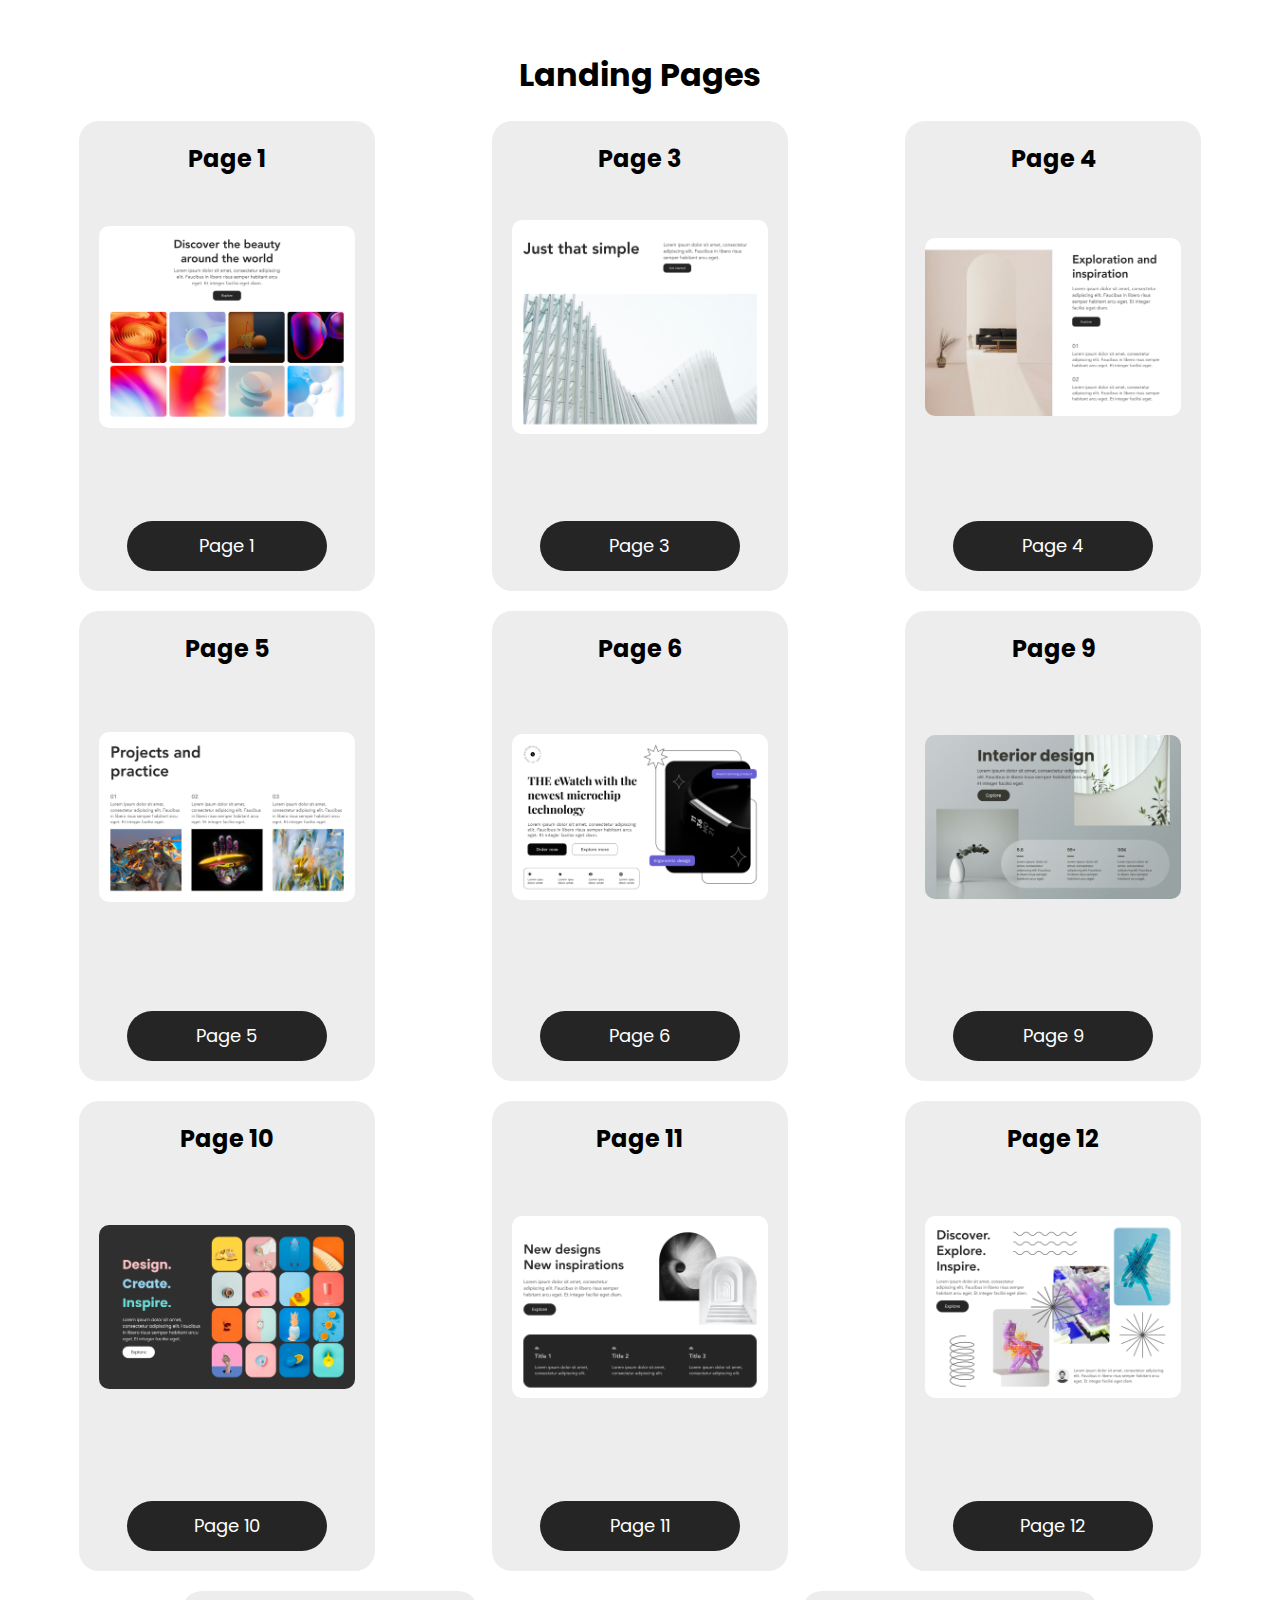
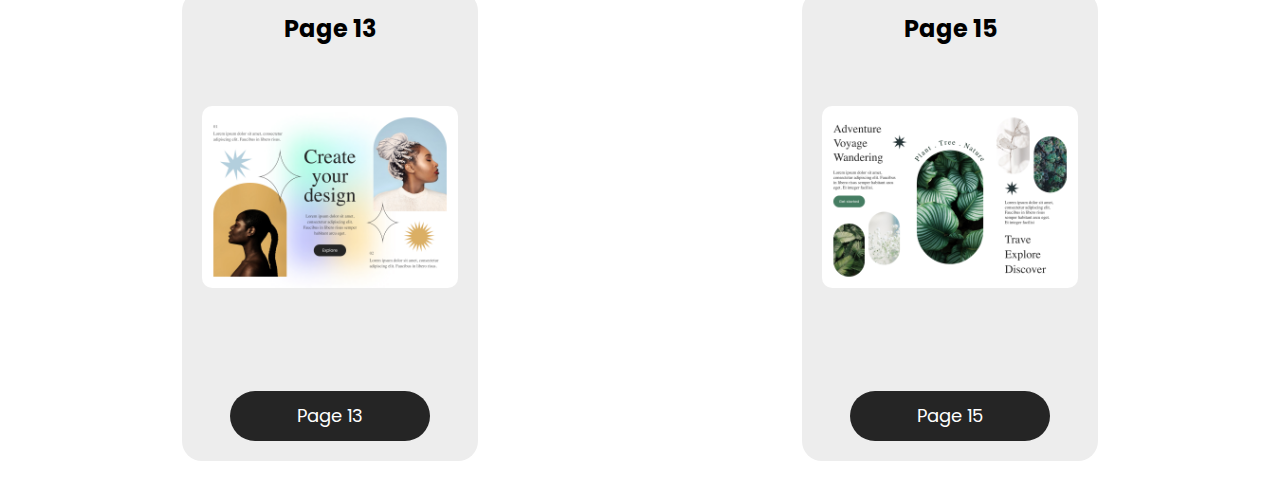
<file: index.html>
<!DOCTYPE html>
<html lang="en">
<head>
    <meta charset="UTF-8">
    <meta name="viewport" content="width=device-width, initial-scale=1.0">
    <title>Landing Pages Project</title>
    <link rel="stylesheet" href="assets/styles/styles.css">
</head>
<body>
    <div class="header">
        <div class="title">
            <h1>Landing Pages</h1>
        </div>
    </div>
    <div class="container">
        <div class="card">
            <h2>Page 1</h2>
            <div class="main">
                <img src="assets/img/pages_preview/1.jpg" alt="">
            </div>
            <div class="link">
                <button><a href="assets/pages/page1/index.html" target="_blank">Page 1</a></button>
            </div>
        </div>

        <div class="card">
            <h2>Page 3</h2>
            <div class="main">
                <img src="assets/img/pages_preview/3.jpg" alt="">
            </div>
            <div class="link">
                <button><a href="assets/pages/page3/index.html" target="_blank">Page 3</a></button>
            </div>
        </div>

        <div class="card">
            <h2>Page 4</h2>
            <div class="main">
                <img src="assets/img/pages_preview/4.jpg" alt="">
            </div>
            <div class="link">
                <button><a href="assets/pages/page4/index.html" target="_blank">Page 4</a></button>
            </div>
        </div>

        <div class="card">
            <h2>Page 5</h2>
            <div class="main">
                <img src="assets/img/pages_preview/5.jpg" alt="">
            </div>
            <div class="link">
                <button><a href="assets/pages/page5/index.html" target="_blank">Page 5</a></button>
            </div>
        </div>

        <div class="card">
            <h2>Page 6</h2>
            <div class="main">
                <img src="assets/img/pages_preview/6.jpg" alt="">
            </div>
            <div class="link">
                <button><a href="assets/pages/page6/index.html" target="_blank">Page 6</a></button>
            </div>
        </div>

        <div class="card">
            <h2>Page 9</h2>
            <div class="main">
                <img src="assets/img/pages_preview/9.jpg" alt="">
            </div>
            <div class="link">
                <button><a href="assets/pages/page9/index.html" target="_blank">Page 9</a></button>
            </div>
        </div>

        <div class="card">
            <h2>Page 10</h2>
            <div class="main">
                <img src="assets/img/pages_preview/10.jpg" alt="">
            </div>
            <div class="link">
                <button><a href="assets/pages/page10/index.html" target="_blank">Page 10</a></button>
            </div>
        </div>

        <div class="card">
            <h2>Page 11</h2>
            <div class="main">
                <img src="assets/img/pages_preview/11.jpg" alt="">
            </div>
            <div class="link">
                <button><a href="assets/pages/page11/index.html" target="_blank">Page 11</a></button>
            </div>
        </div>

        <div class="card">
            <h2>Page 12</h2>
            <div class="main">
                <img src="assets/img/pages_preview/12.jpg" alt="">
            </div>
            <div class="link">
                <button><a href="assets/pages/page12/index.html" target="_blank">Page 12</a></button>
            </div>
        </div>

        <div class="card">
            <h2>Page 13</h2>
            <div class="main">
                <img src="assets/img/pages_preview/13.jpg" alt="">
            </div>
            <div class="link">
                <button><a href="assets/pages/page13/index.html" target="_blank">Page 13</a></button>
            </div>
        </div>

        <div class="card">
            <h2>Page 15</h2>
            <div class="main">
                <img src="assets/img/pages_preview/15.jpg" alt="">
            </div>
            <div class="link">
                <button><a href="assets/pages/page15/index.html" target="_blank">Page 15</a></button>
            </div>
        </div>
    </div>
</body>
</html>
</file>
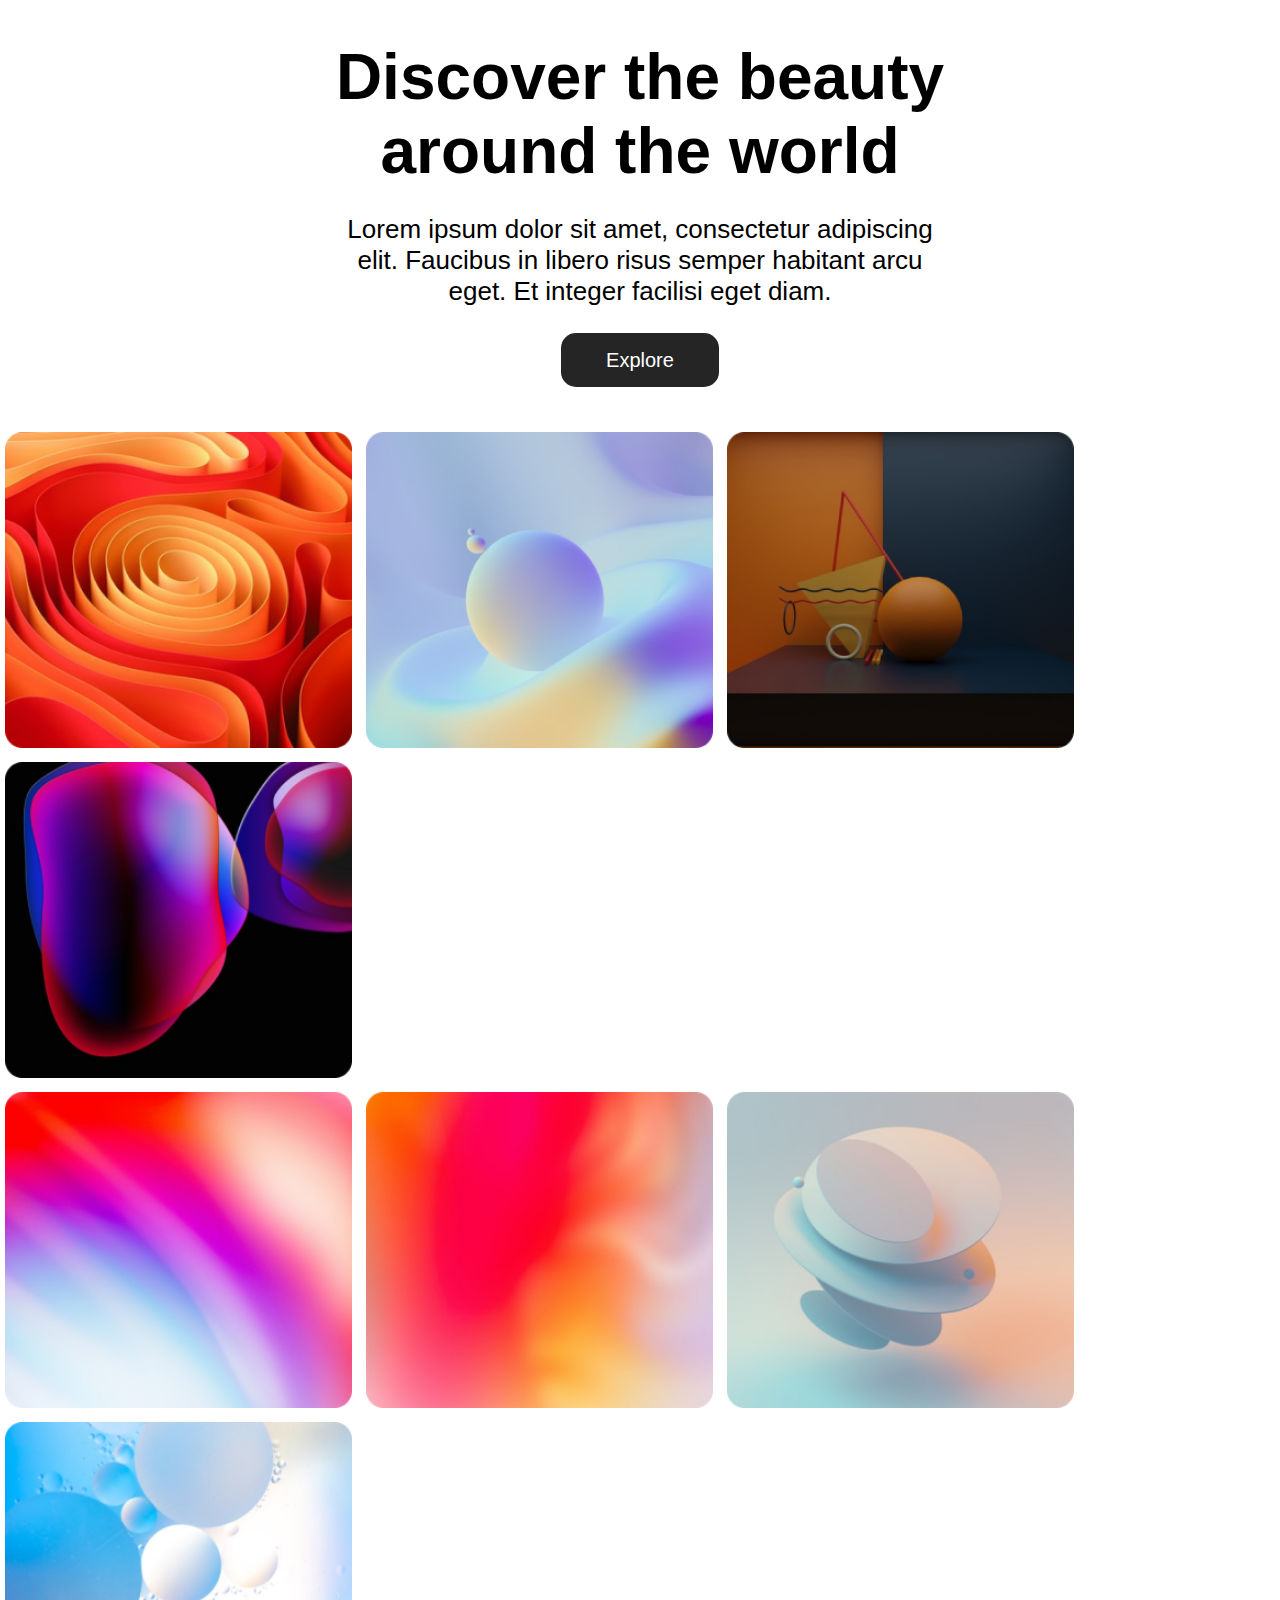
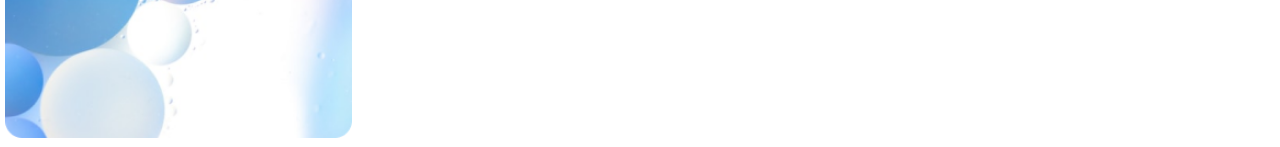
<file: assets/pages/page1/index.html>
<!DOCTYPE html>
<html lang="pt-br">
<head>
    <meta charset="UTF-8">
    <meta name="viewport" content="width=device-width, initial-scale=1.0">
    <title>Projeto 1</title>
    <link rel="stylesheet" href="assets/styles/style.css">
    <link href="https://fonts.cdnfonts.com/css/avenir" rel="stylesheet">
</head>
<body>
    <div class="container">
        <div class="top">
            <div class="text">
                <h1>Discover the beauty around the world</h1>
                <p>Lorem ipsum dolor sit amet, consectetur adipiscing elit. Faucibus in libero risus semper habitant arcu eget. Et integer facilisi eget diam.</p>
                <button>Explore</button>
            </div>
            
        </div>
        
        <div class="photos">
            <div class="line1">
                <img src="assets/img/1.png" alt="">
                <img src="assets/img/2.png" alt="">
                <img src="assets/img/3.png" alt="">
                <img src="assets/img/4.png" alt="">
            </div>
            <div class="line2">
                <img src="assets/img/1-1.png" alt="">
                <img src="assets/img/2-1.png" alt="">
                <img src="assets/img/3-1.png" alt="">
                <img src="assets/img/4-1.png" alt="">
            </div>
        </div>
</body>
</html>
</file>
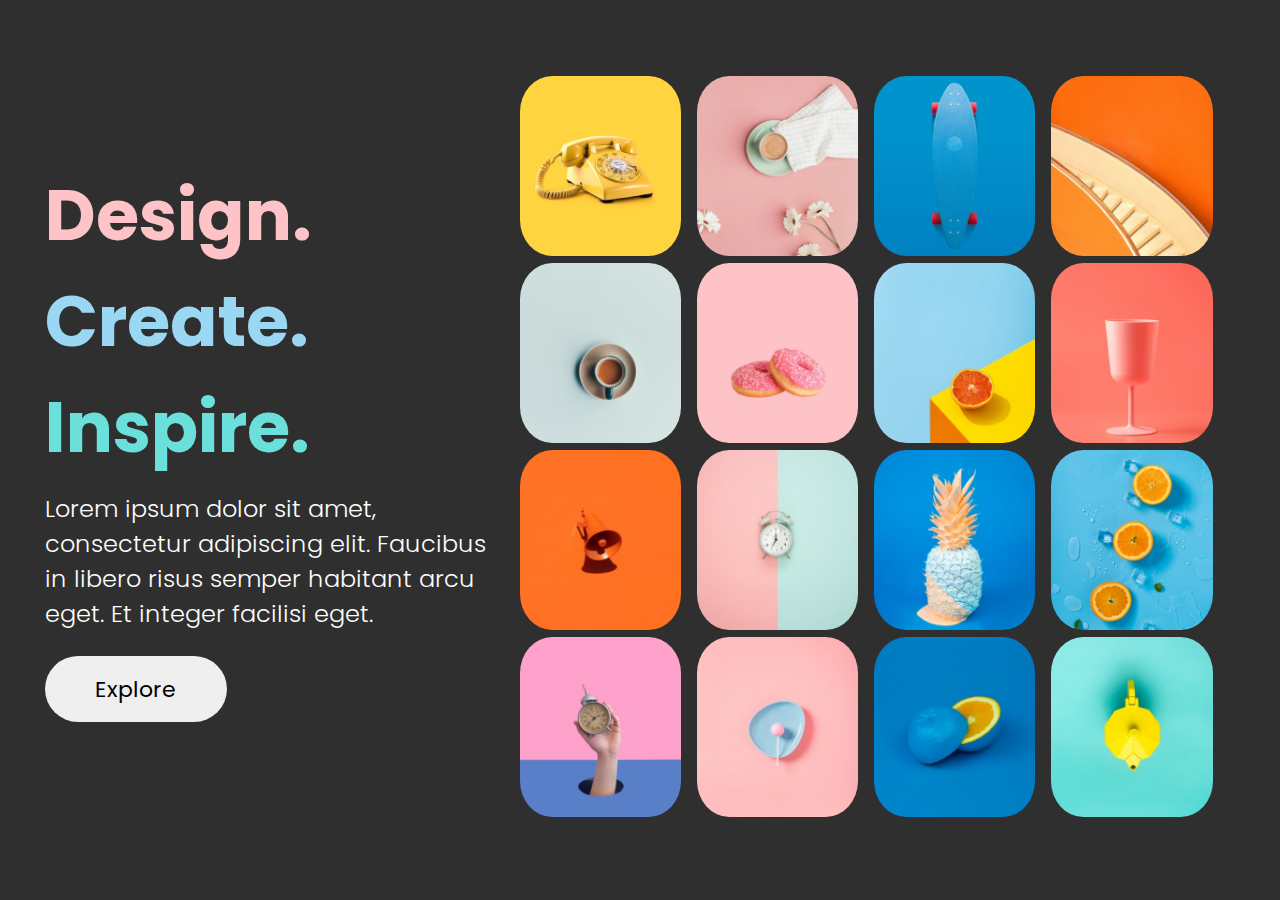
<file: assets/pages/page10/index.html>
<!DOCTYPE html>
<html lang="pt-br">
<head>
    <meta charset="UTF-8">
    <meta name="viewport" content="width=device-width, initial-scale=1.0">
    <link rel="stylesheet" href="assets/css/styles.css">
    <title>Design</title>
</head>
<body>
    <div class="container">
        <div class="cols">
            <div class="left">
                <div class="frame">
                    <div class="text">
                        <h1>
                            <span class="pink" style="color:#FEC3C7">Design.</span>
                            <span class="blue" style="color:#9AD7F3">Create.</span>
                            <span class="cyan" style="color:#6BDFDA">Inspire.</span>
                        </h1>
                    </div>
                    <p>Lorem ipsum dolor sit amet, consectetur adipiscing elit. Faucibus in libero risus semper habitant arcu eget. Et integer facilisi eget.</p>
                    <button>Explore</button>
                </div>
            </div>
            <div class="right">
                <div class="photos">
                    <img src="assets/img/frames/frame (6).png" alt="">
                    <img src="assets/img/frames/frame (7).png" alt="">
                    <img src="assets/img/frames/frame (8).png" alt="">
                    <img src="assets/img/frames/frame (9).png" alt="">

                    <img src="assets/img/frames/frame (10).png" alt="">
                    <img src="assets/img/frames/frame (11).png" alt="">
                    <img src="assets/img/frames/frame (15).png" alt="">
                    <img src="assets/img/frames/frame (12).png" alt="">

                    <img src="assets/img/frames/frame (13).png" alt="">
                    <img src="assets/img/frames/frame (14).png" alt="">
                    <img src="assets/img/frames/frame (2).png" alt="">
                    <img src="assets/img/frames/frame (16).png" alt="">

                    <img src="assets/img/frames/frame (1).png" alt="">
                    <img src="assets/img/frames/frame (5).png" alt="">
                    <img src="assets/img/frames/frame (3).png" alt="">
                    <img src="assets/img/frames/frame (4).png" alt="">
                </div>
            </div>
        </div>
    </div>
</body>
</html>
</file>
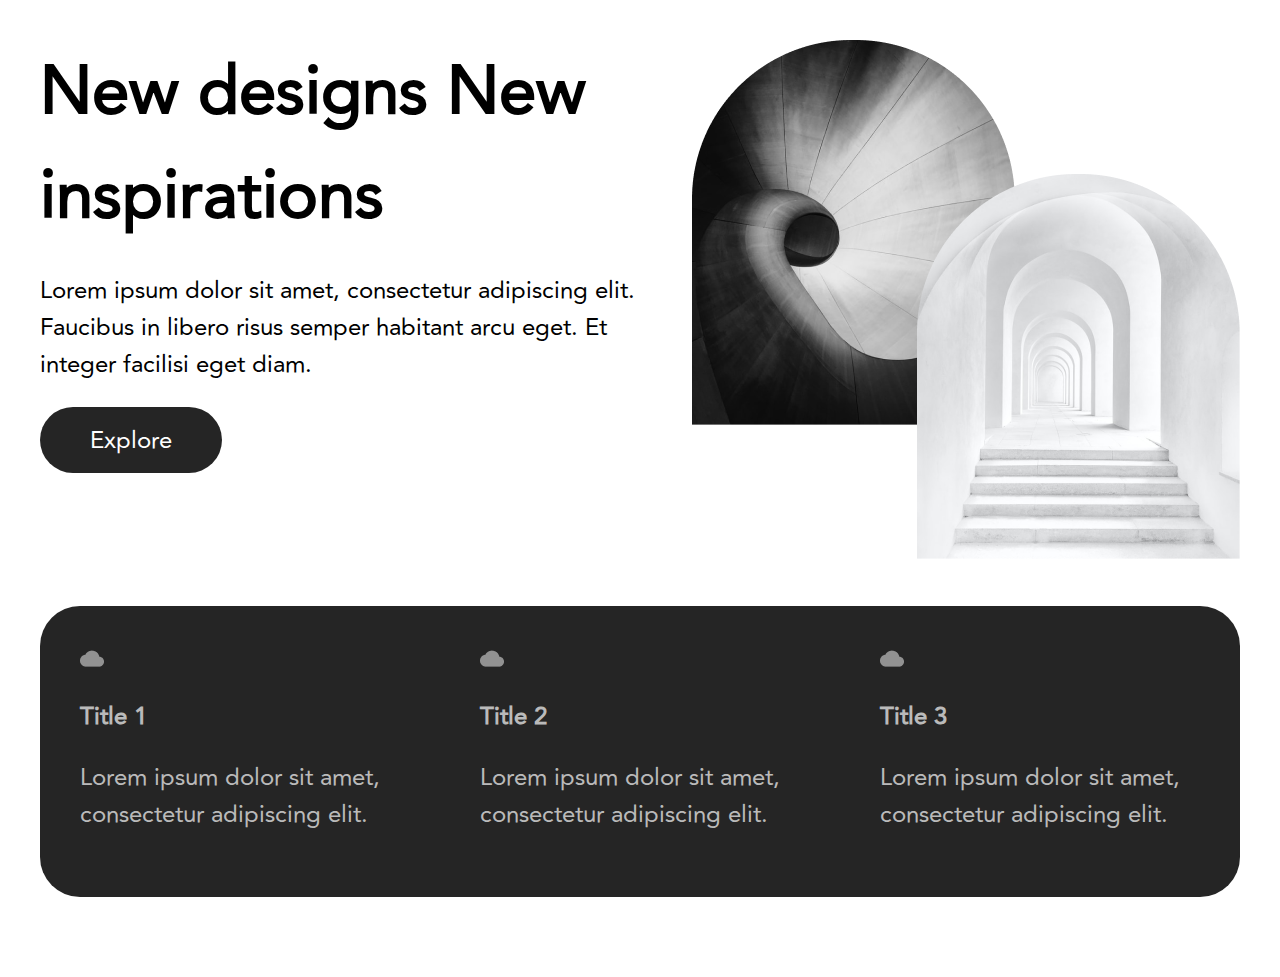
<file: assets/pages/page11/index.html>
<!DOCTYPE html>
<html lang="en">
<head>
    <meta charset="UTF-8">
    <meta name="viewport" content="width=device-width, initial-scale=1.0">
    <title>New Designs</title>
    <link rel="stylesheet" href="assets/styles/style.css">
</head>
<body>
    <div class="container">
        <div class="top">
            <div class="left">
                <h1>New designs New inspirations</h1>
                <p>Lorem ipsum dolor sit amet, consectetur adipiscing elit. Faucibus in libero risus semper habitant arcu eget. Et integer facilisi eget diam.</p>
                <button>Explore</button>
            </div>
            <div class="right">
                <img src="assets/img/Images.png" alt="">
            </div>
        </div>
        <div class="bottom">
            <div class="cards">
                <div class="card">
                    <img src="assets/img/Cloud.png" alt="">
                    <h2>Title 1</h2>
                    <p>Lorem ipsum dolor sit amet, consectetur adipiscing elit.</p>
                </div>
                <div class="card">
                    <img src="assets/img/Cloud.png" alt="">
                    <h2>Title 2</h2>
                    <p>Lorem ipsum dolor sit amet, consectetur adipiscing elit.</p>
                </div>
                <div class="card">
                    <img src="assets/img/Cloud.png" alt="">
                    <h2>Title 3</h2>
                    <p>Lorem ipsum dolor sit amet, consectetur adipiscing elit.</p>
                </div>
            </div>
        </div>
    </div>
</body>
</html>
</file>
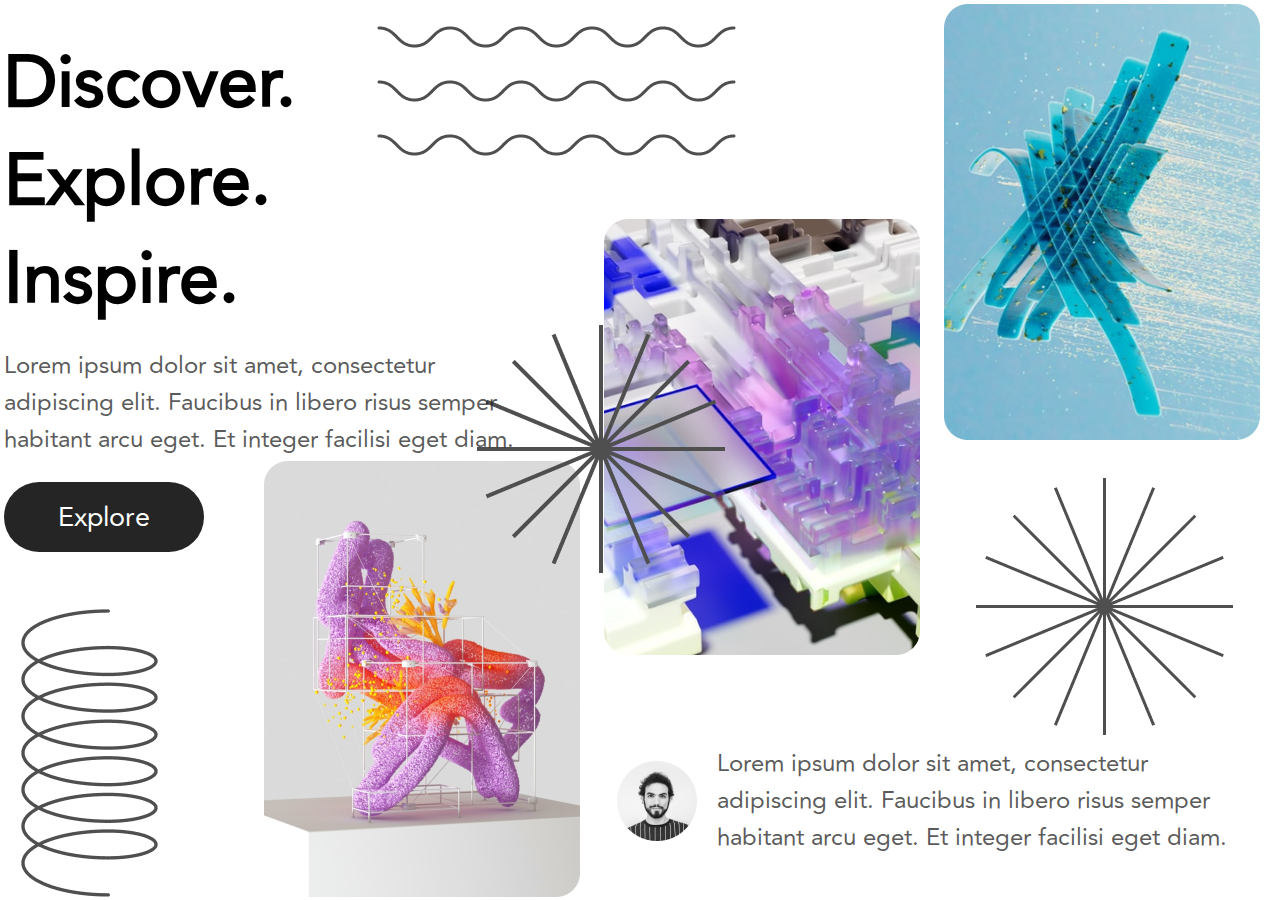
<file: assets/pages/page12/index.html>
<!DOCTYPE html>
<html lang="en">
<head>
    <meta charset="UTF-8">
    <meta name="viewport" content="width=device-width, initial-scale=1.0">
    <title>Projeto 12</title>
    <link rel="stylesheet" href="assets/styles/styles.css">
</head>
<body>
    <div class="container">
        <div class="cols">
            <div class="left">
                <div class="content">
                    <h1>
                        Discover. <br>
                        Explore. <br>
                        Inspire.
                    </h1>
                    <p>
                        Lorem ipsum dolor sit amet, consectetur <br>
                        adipiscing elit. Faucibus in libero risus semper <br>
                        habitant arcu eget. Et integer facilisi eget diam.
                    </p>
                    <button>Explore</button>
                </div>
            </div>
            <div class="right">
                <div class="lorem">
                    <img src="assets/img/Ellipse 2.png" alt="">
                    <p>Lorem ipsum dolor sit amet, consectetur adipiscing elit. Faucibus in libero risus semper habitant arcu eget. Et integer facilisi eget diam.</p>
                </div>
            </div>
        </div>
    </div>
</body>
</html>
</file>
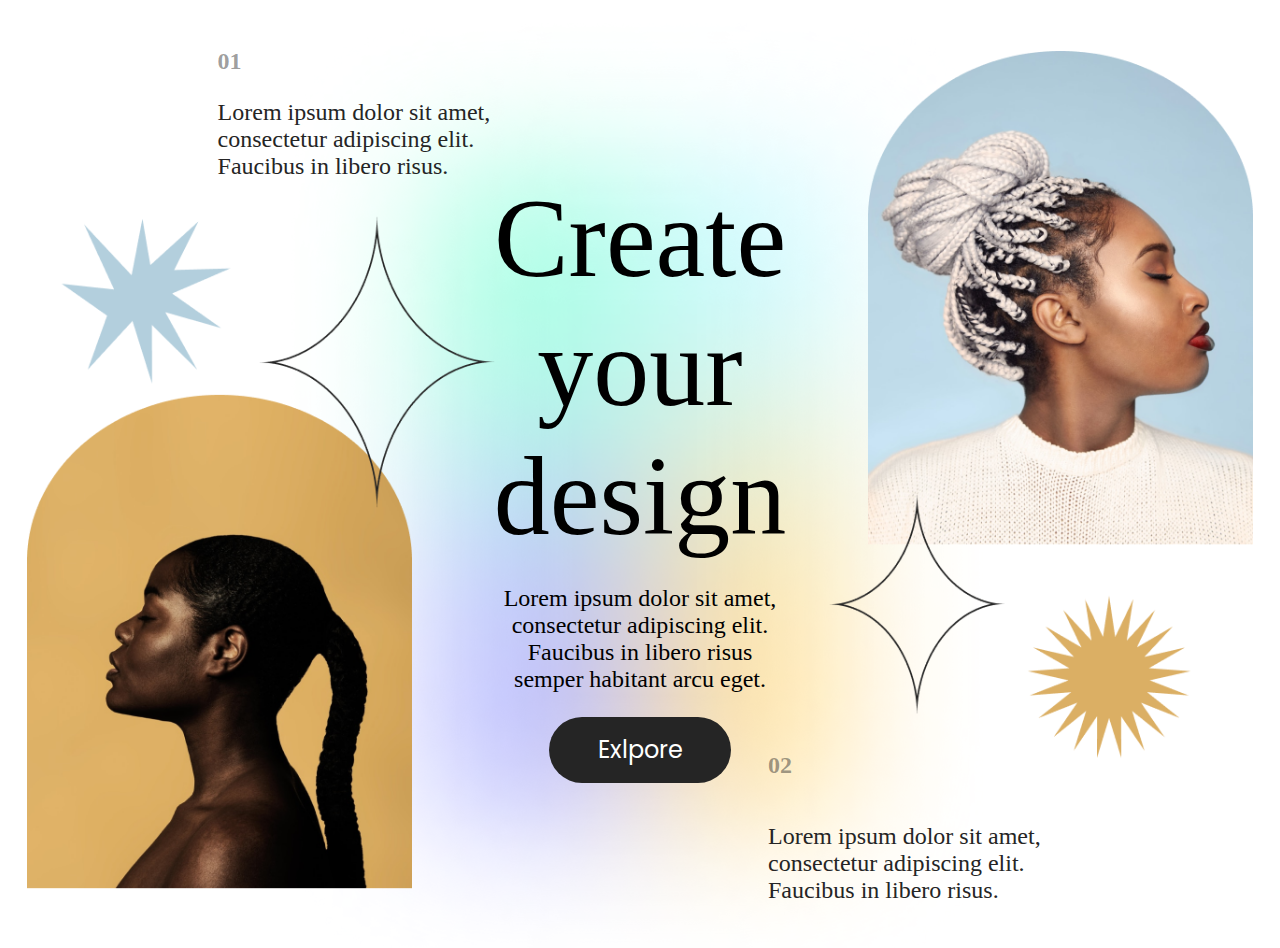
<file: assets/pages/page13/index.html>
<!DOCTYPE html>
<html lang="en">
<head>
    <meta charset="UTF-8">
    <meta name="viewport" content="width=device-width, initial-scale=1.0">
    <title>Document</title>
    <link rel="stylesheet" href="assets/styles/style.css">
</head>
<body>
    <div class="container">
        <div class="left">
            <div class="text">
                <h2>01</h2>
                <p>Lorem ipsum dolor sit amet, consectetur adipiscing elit. Faucibus in libero risus.</p>
            </div>
        </div>
        <div class="center">
            <div class="text">
                <h1>Create your design</h1>
                <p>Lorem ipsum dolor sit amet, consectetur adipiscing elit. Faucibus in libero risus semper habitant arcu eget. </p>
                <button>Exlpore</button>
            </div>
        </div>
        <div class="right">
            <h2>02</h2>
            <p>Lorem ipsum dolor sit amet, consectetur adipiscing elit. Faucibus in libero risus.</p>
        </div>
    </div>
</body>
</html>
</file>
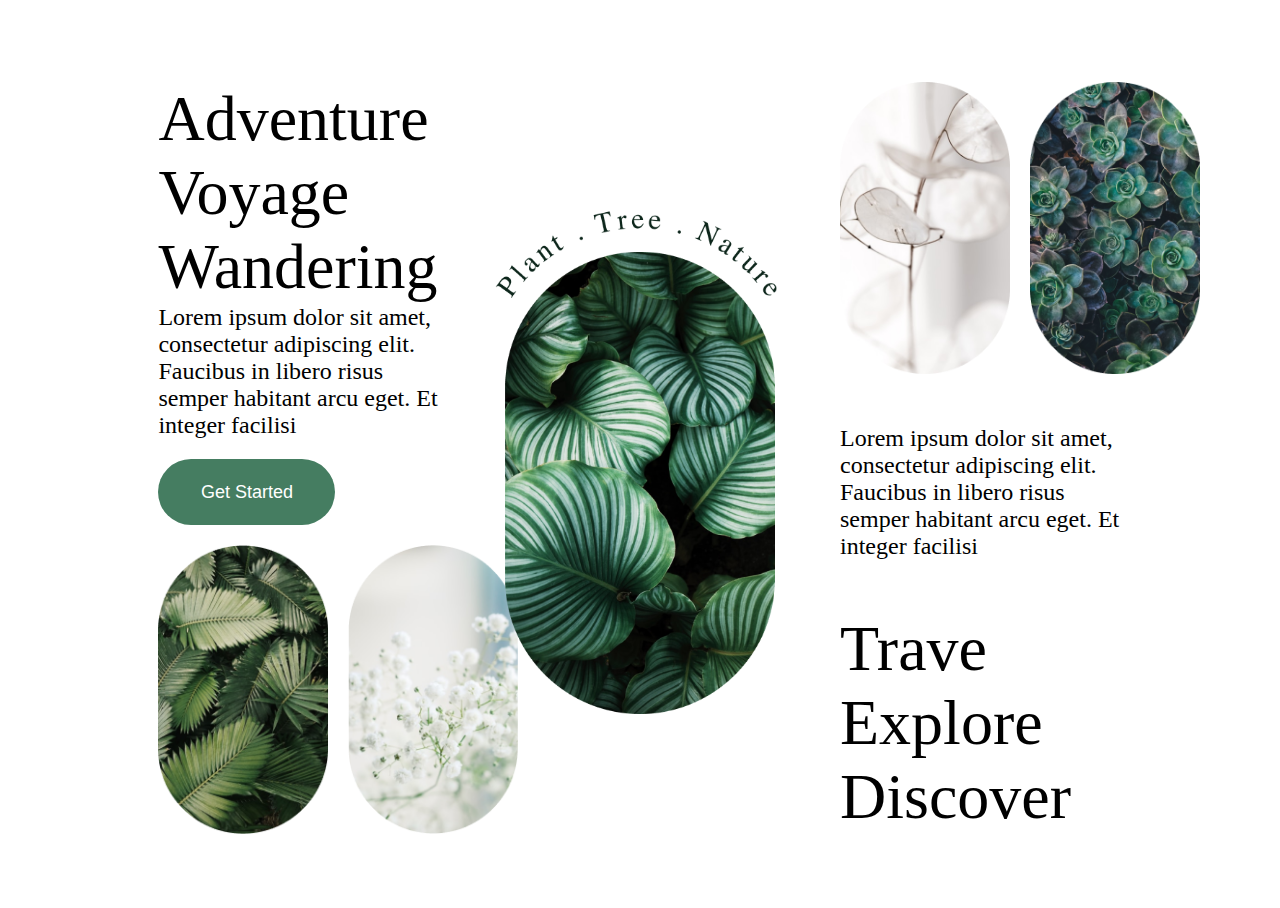
<file: assets/pages/page15/index.html>
<!DOCTYPE html>
<html lang="en">
<head>
    <meta charset="UTF-8">
    <meta name="viewport" content="width=device-width, initial-scale=1.0">
    <title>Nature</title>
    <link rel="stylesheet" href="assets/styles/style.css">
</head>
<body>
    <div class="container">
        <div class="left">
            <div class="text">
                <h1>Adventure Voyage Wandering</h1>
                <p>Lorem ipsum dolor sit amet, consectetur adipiscing elit. Faucibus in libero risus semper habitant arcu eget. Et integer facilisi</p>
                <button>Get Started</button>
            </div>
            <div class="photo">
                <img src="assets/img/Frame 14215.png" alt="">
                <img src="assets/img/Frame 14214.png" alt="">
            </div>
        </div>
        <div class="center">
            <img src="assets/img/image middle.png" alt="">
        </div>
        <div class="right">
            <div class="photo">
                <img src="assets/img/Frame 14221.png" alt="">
                <img src="assets/img/Frame 14217.png" alt="">
            </div>
            <p>Lorem ipsum dolor sit amet, consectetur adipiscing elit. Faucibus in libero risus semper habitant arcu eget. Et integer facilisi </p>
            <h1>Trave Explore Discover</h1>
        </div>
    </div>
</body>
</html>
</file>
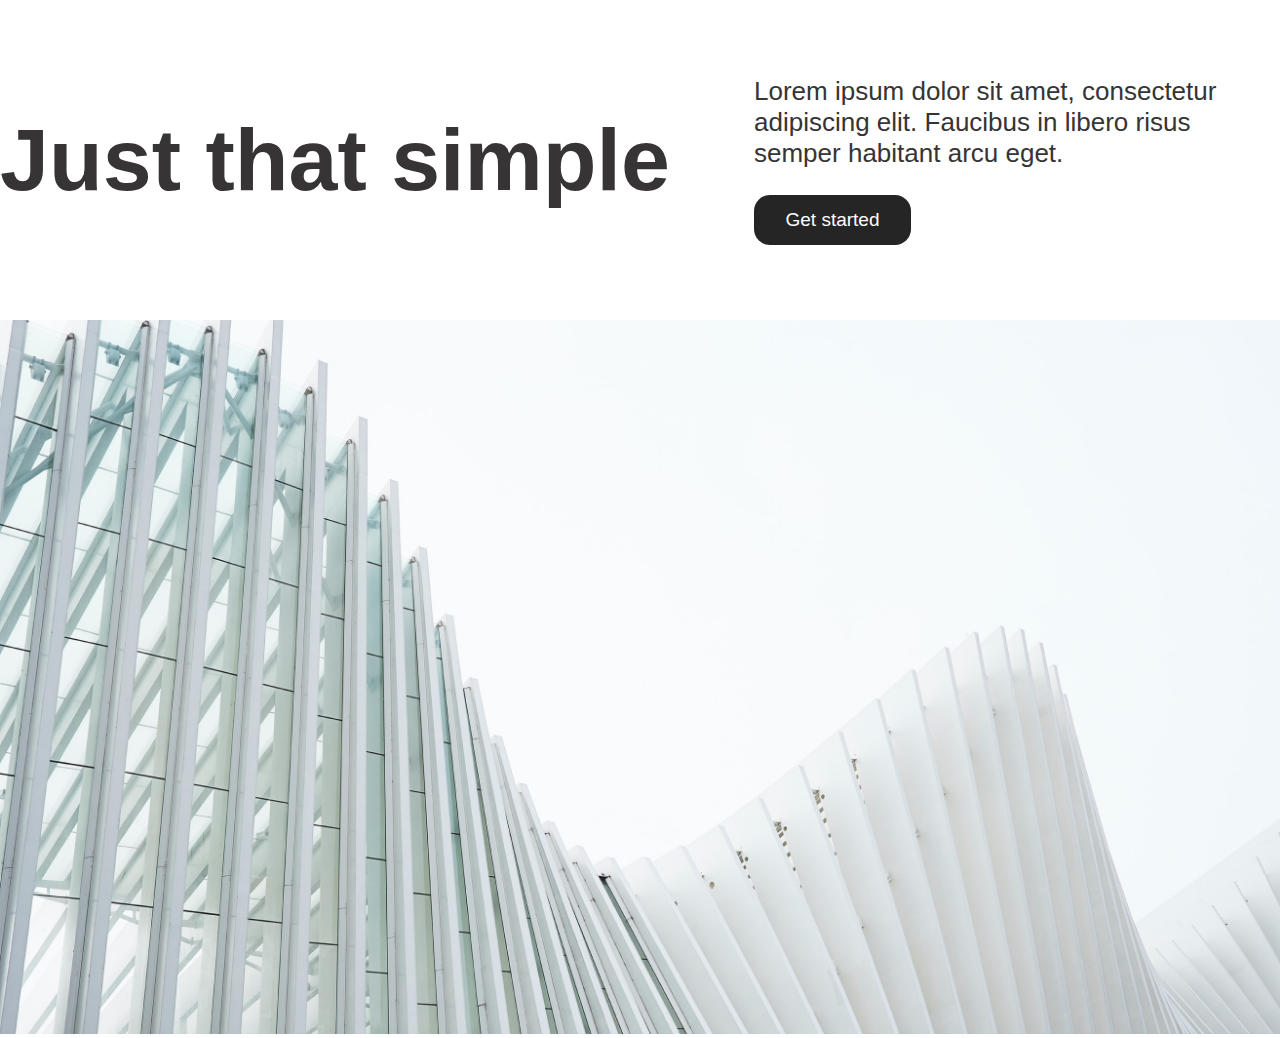
<file: assets/pages/page3/index.html>
<!DOCTYPE html>
<html lang="pt-br">
<head>
    <meta charset="UTF-8">
    <meta name="viewport" content="width=device-width, initial-scale=1.0">
    <link href="https://fonts.cdnfonts.com/css/avenir" rel="stylesheet">
    <link rel="stylesheet" href="assets/css/style.css">
    <title>Tela</title>
</head>
<body>
    <div class="container">
        <div class="top">
            <div class="left">
                <h1>Just that simple</h1>
            </div>
            <div class="right">
                <p>Lorem ipsum dolor sit amet, consectetur adipiscing elit. Faucibus in libero risus semper habitant arcu eget.</p>
                <button><a href="#">Get started</a></button>
            </div>
        </div>
        <div class="bottom">
            <img src="assets/images/hero Image.png" alt="image">
        </div>
    </div>
</body>
</html>
</file>
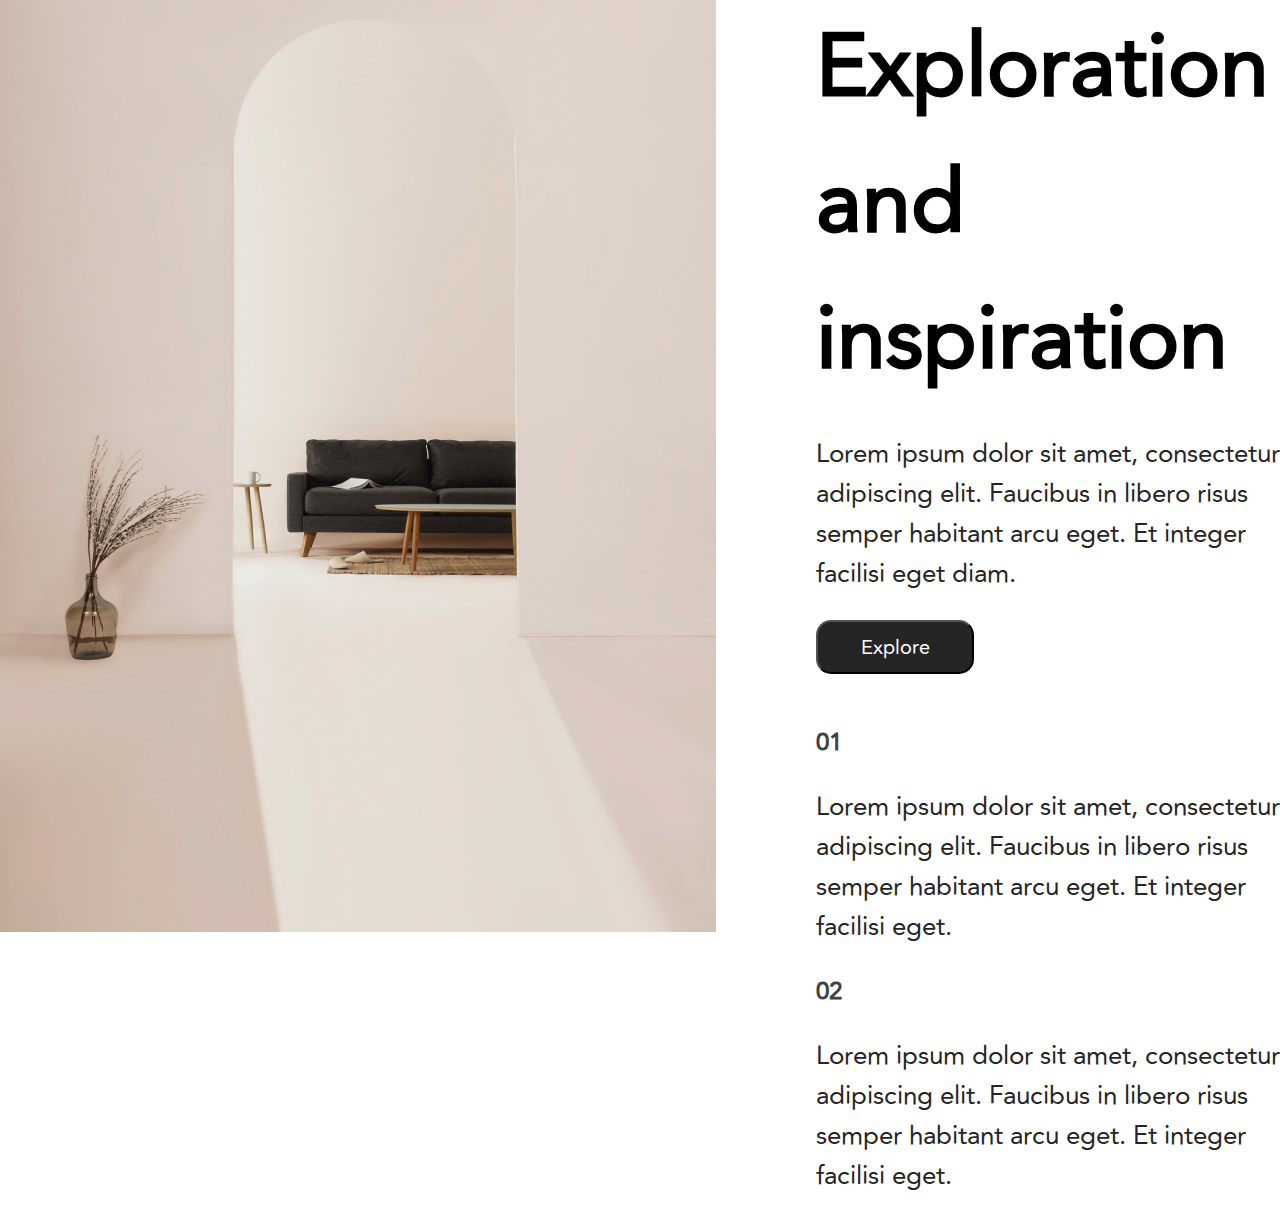
<file: assets/pages/page4/index.html>
<!DOCTYPE html>
<html lang="pt-br">
<head>
    <meta charset="UTF-8">
    <meta name="viewport" content="width=device-width, initial-scale=1.0">
    <title>Projeto 4</title>
    <link rel="stylesheet" href="assets/style/style.css">
</head>
<body>
    <div class="container">
        <div class="cols">
            <!-- lado esquerdo - imagem -->
            <div class="left">
                <img src="assets/image/Image.png" alt="imagen">
            </div>
            <!-- lado direito - textos -->
            <div class="right">
                <div class="text1">
                    <h1>Exploration and inspiration</h1>
                    <p>Lorem ipsum dolor sit amet, consectetur adipiscing elit. Faucibus in libero risus semper habitant arcu eget. Et integer facilisi eget diam.</p>
                    <button><a href="#">Explore</a></button>
                </div>
                <div class="text2">
                    <h2>01</h2>
                    <p>Lorem ipsum dolor sit amet, consectetur adipiscing elit. Faucibus in libero risus semper habitant arcu eget. Et integer facilisi eget.</p>
                    <h2>02</h2>
                    <p>Lorem ipsum dolor sit amet, consectetur adipiscing elit. Faucibus in libero risus semper habitant arcu eget. Et integer facilisi eget.</p>
                </div>
            </div>
        </div>
    </div>
</body>
</html>
</file>
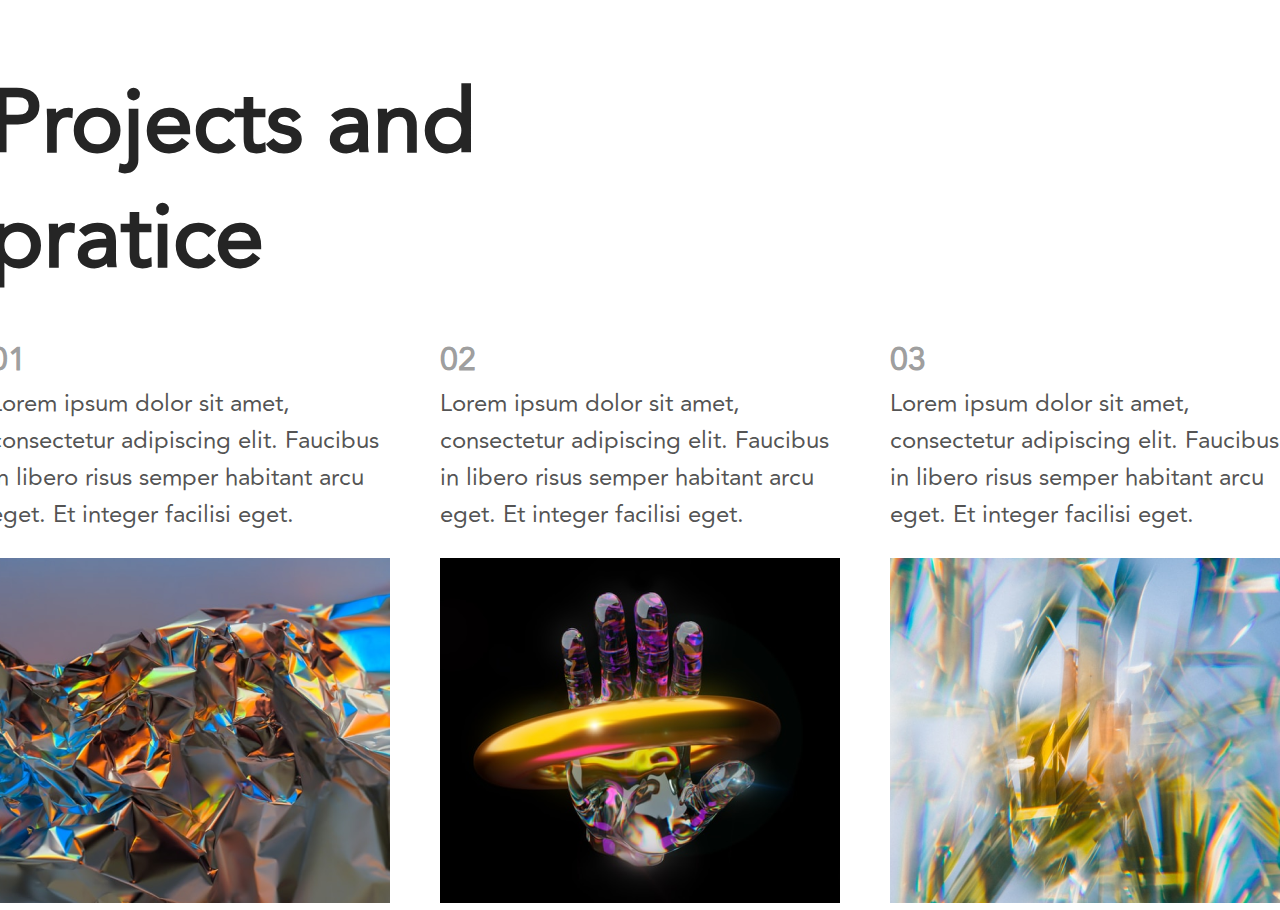
<file: assets/pages/page5/index.html>
<!DOCTYPE html>
    <html lang="en">
    <head>
        <meta charset="UTF-8">
        <meta name="viewport" content="width=device-width, initial-scale=1.0">
        <title>Trabalho</title>
        <link rel="stylesheet" href="assets/css/style.css">
    </head>
    <body>
        <div class="container">
            <div class="top">
                <div class="text">
                    <h1>Projects and pratice</h1>
                </div>
            </div>
            <div class="bottom">
                <div class="card">
                    <h2>01</h2>
                    <p>Lorem ipsum dolor sit amet, consectetur adipiscing elit. Faucibus in libero risus semper habitant arcu eget. Et integer facilisi eget.</p>
                    <img src="assets/images/Frame 14165.png" alt="">
                </div>
                <div class="card">
                    <h2>02</h2>
                    <p>Lorem ipsum dolor sit amet, consectetur adipiscing elit. Faucibus in libero risus semper habitant arcu eget. Et integer facilisi eget.</p>
                    <img src="assets/images/Frame 14165 (1).png" alt="">
                </div>
                <div class="card">
                    <h2>03</h2>
                    <p>Lorem ipsum dolor sit amet, consectetur adipiscing elit. Faucibus in libero risus semper habitant arcu eget. Et integer facilisi eget.</p>
                    <img src="assets/images/Frame 14165 (2).png" alt="">
                </div>
            </div>
        </div>
    </body>
</html>
</file>
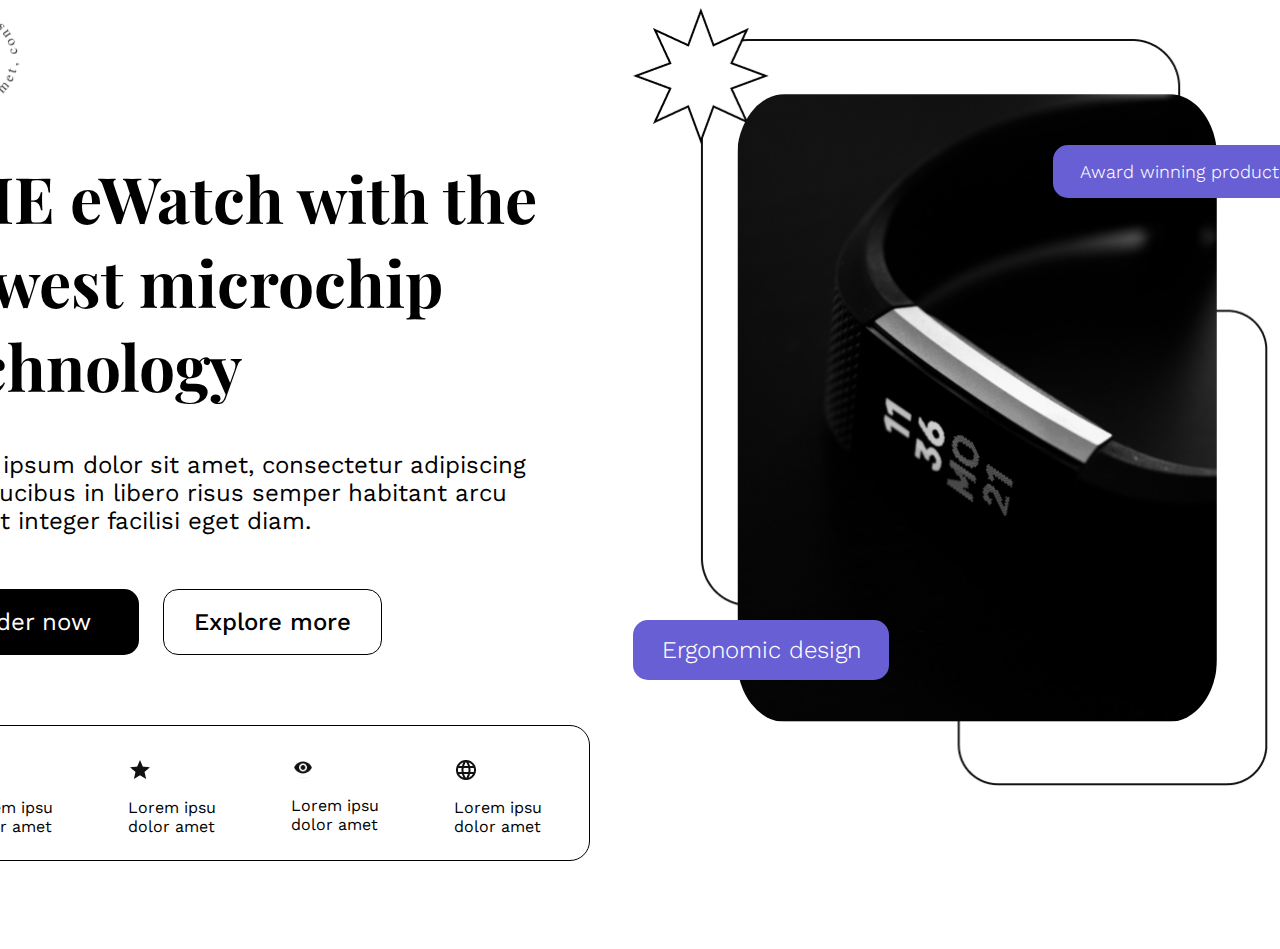
<file: assets/pages/page6/index.html>
<!DOCTYPE html>
<html lang="en">
<head>
    <meta charset="UTF-8">
    <meta name="viewport" content="width=device-width, initial-scale=1.0">
    <title>eWatch</title>
    <link rel="stylesheet" href="assets/styles/style.css">
</head>
<body>
    <div class="container">
        <div class="cols">
            <div class="left">
                <img src="assets/img/Font circle.png" style="height: 101px" alt="">
                <h1 class="main">
                    THE eWatch with the newest microchip technology
                </h1>
                <p>
                    Lorem ipsum dolor sit amet, consectetur adipiscing elit. Faucibus in libero risus semper habitant arcu <br> eget. Et integer facilisi eget diam.
                </p>
                <div class="buttons">
                    <button class="black">
                        Order now
                    </button>
                    <button class="white">
                        Explore more
                    </button>
                </div>
                <div class="cards">
                    <div class="card">
                        <img src="assets/img/Icons.png" alt="">
                        <p>Lorem ipsu dolor amet</p>
                    </div>
                    <div class="card">
                        <img src="assets/img/Icons (1).png" alt="">
                        <p>Lorem ipsu dolor amet</p>
                    </div>
                    <div class="card">
                        <img src="assets/img/Icons (2).png" alt="">
                        <p>Lorem ipsu dolor amet</p>
                    </div>
                    <div class="card">
                        <img src="assets/img/Icons (3).png" alt="">
                        <p>Lorem ipsu dolor amet</p>
                    </div>
                </div>
            </div>
            <div class="right">
                <div class="photos">
                    <img class="backimage" src="assets/img/Component 1.png" style="height: 778px;" alt="">
                    <img class="smart" src="assets/img/unsplash_QRWAdBCqysc.png" style="height: 628px;" alt="">
                    <button class="tag" id="tag1">Ergonomic design</button>
                    <button class="tag" id="tag2">Award winning product</button>
                </div>
            </div>
        </div>
    </div>
</body>
</html>
</file>
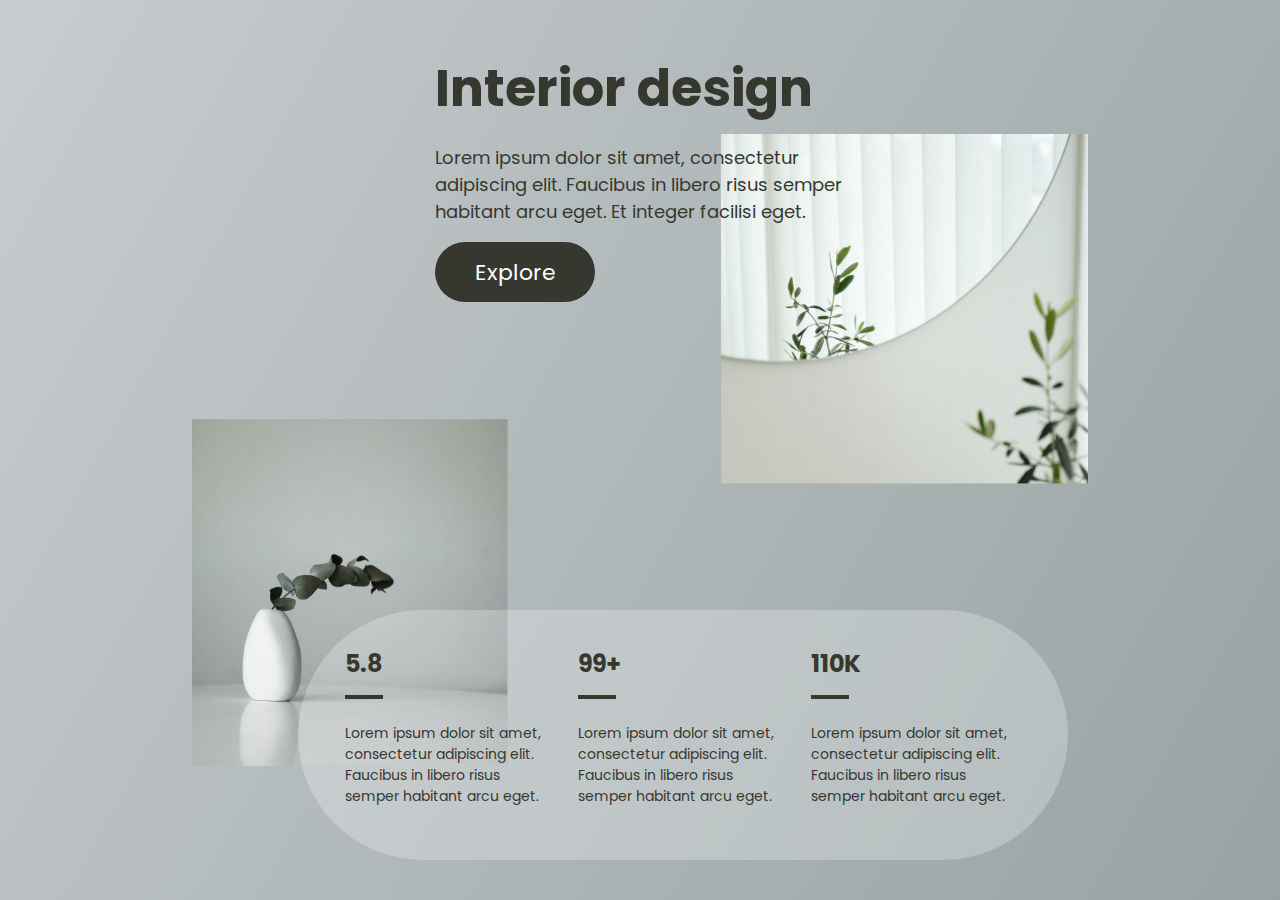
<file: assets/pages/page9/index.html>
<!DOCTYPE html>
<html lang="en">
<head>
    <meta charset="UTF-8">
    <meta name="viewport" content="width=device-width, initial-scale=1.0">
    <title>Interior Design</title>
    <link rel="stylesheet" href="assets/styles/style.css">
</head>
<body>
    <div class="container">
        <div class="rows">
            <div class="top">
                <div class="text">
                    <h1>Interior design</h1>
                    <p>
                        Lorem ipsum dolor sit amet, consectetur adipiscing elit. Faucibus in libero risus semper habitant arcu eget. Et integer facilisi eget.
                    </p>
                    <button>
                        Explore
                    </button>
                </div>
            </div>
            <div class="bottom">
                <div class="cards">
                    <div class="card">
                        <h2>5.8</h2>
                        <img src="assets/img/Rectangle 5.png" alt="">
                        <p>
                            Lorem ipsum dolor sit amet, consectetur adipiscing elit. Faucibus in libero risus semper habitant arcu eget.
                        </p>
                    </div>
                    <div class="card">
                        <h2>99+</h2>
                        <img src="assets/img/Rectangle 5.png" alt="">
                        <p>
                            Lorem ipsum dolor sit amet, consectetur adipiscing elit. Faucibus in libero risus semper habitant arcu eget.
                        </p>
                    </div>
                    <div class="card">
                        <h2>110K</h2>
                        <img src="assets/img/Rectangle 5.png" alt="">
                        <p>
                            Lorem ipsum dolor sit amet, consectetur adipiscing elit. Faucibus in libero risus semper habitant arcu eget.
                        </p>
                    </div>
                </div>
            </div>
        </div>
    </div>
</body>
</html>
</file>
<file: assets/styles/styles.css>
@import url('https://fonts.googleapis.com/css2?family=Poppins:ital,wght@0,100;0,200;0,300;0,400;0,500;0,600;0,700;0,800;0,900;1,100;1,200;1,300;1,400;1,500;1,600;1,700;1,800;1,900&display=swap');

* {
    font-family: 'Poppins',sans-serif;
}

body {
    display: flex;
    flex-direction:column;

    margin: 30px;

}

.header {
    display: flex;

    align-items: center;
    justify-content: center;
}

.container {
    width: 100%;
    display: flex;
    flex-wrap: wrap;

    align-items: center;
    justify-content: space-around;
    gap: 20px;
}

.card {
    width: 20vw;
    height: 50vh;

    display: flex;
    flex-direction: column;

    align-items: center;
    justify-content: center;

    padding: 10px 20px;
    border-radius: 20px;

    background-color: #ededed;
}

.card .main{
    height: 100%;

    display: flex;
    flex-direction: column;

    align-items: center;
    justify-content: center;
}

.card .link {
    height: 20vh;
    display: flex;
    align-items: end;
    justify-content: center;
}

.card img {
    width: 20vw;
    border-radius: 10px;
    transition: all .2s ease-in-out;
}

.card img:hover {
    transform: scale(1.02);
}

h2 {
    margin-block: 10px;
}

button {
    width: 200px;
    height: 50px;
    border-radius: 50px;

    margin: 10px;

    border: none;
    background-color: #252525;

    transition: all .2s ease-in-out;
}

button a {
    text-decoration: none;
    color: white;
    font-size: large;
}

button:hover {
    transform: scale(1.02);
    cursor: pointer;
}

img {
    -webkit-user-select: none;
    -webkit-user-drag: none;
}
</file>
<file: assets/pages/page1/assets/styles/style.css>
* {
    font-family: 'Avenir', sans-serif;
}

body {
    margin: 0;

    display: flex;
    flex-direction: column;
    align-items: center;
    justify-content: center;
}

.container {
    height: 1139px;
}

.top {
    display: flex;
    flex-direction: column;
    align-items: center;
    justify-content: center;
    margin: 40px;
}

.text {
    width: 610px;
    text-align: center;
}

h1 {
    font-size: 64px;
    margin: 0;
}

h1::selection, p::selection {
    background-color: #252525;
    color: white;
}

p {
    font-size: 26px;
}

img {
    height: 316px;
    transition: all .2s ease-in-out;
    cursor: pointer;
}

img:hover {
    transform: scale(1.02);
    filter: brightness(1.05);

}

button {
    background-color: #252525;
    color: white;
    border-radius: 15px;
    width: 158px;
    height: 54px;
    font-size: 20px;
    transition: all .2s ease-in-out;
    cursor: pointer;
    border: none;
}

button:hover {
    transform: scale(1.05);
}

button:active {
    filter: brightness(0.8);
}

img {
    margin: 5px;

    -webkit-user-select: none;
    -webkit-user-drag: none;
}
</file>
<file: assets/pages/page10/assets/css/styles.css>
@import url('https://fonts.googleapis.com/css2?family=Poppins:ital,wght@0,100;0,200;0,300;0,400;0,500;0,600;0,700;0,800;0,900;1,100;1,200;1,300;1,400;1,500;1,600;1,700;1,800;1,900&display=swap');

* {
    font-family: "Poppins";
}

html, body {
    height: 100%;
}

body {
    margin: 0;
    background-color:#2F2F2F;

    display: flex;
    align-items: center; /* Horizontal*/
    justify-content: center; /* Vertical */
}

h1 {
    font-size: 70px;
    margin: 0;
}

p {
    font-size: 24px;
    color: #FFFFFF;
    font-weight: 300;
    margin: 10px 0;
}

.cols {
    display: flex;
}

.photos {
    width: 742px;
}

.photos img{
    height: 180px;
    margin-inline: 6px;
    border-radius: 20%;
    transition: all ease-in-out .2S;
}

.photos img:hover{
    transform: scale(1.05);
    filter: brightness(1.05);
}

.left {
    display: flex;
    align-items: center;
    justify-content: center;
}

.frame {
    width: 449px;
    height: 582px;
    display: flex;
    margin: 10px 20px; /* top & bottom - right & left*/
    flex-direction: column;
    justify-content: center;
}

button {
    width: 182px;
    height: 66px;
    border-radius: 66px;

    font-size: 22px;
    font-weight: 400;

    margin-block: 15px;

    border: none;
    transition: all ease-in-out .1s;

    cursor: pointer;
}

button:hover {
    transform: scale(1.05);
}

button:active {
    filter: brightness(0.8);
}

.pink::selection {
    background-color:#FEC3C7;
    color: white;
}
.cyan::selection {
    background-color:#6BDFDA;
    color: white;
}
.blue::selection {
    background-color:#9AD7F3;
    color: white;
}
p::selection {
    background-color: white;
    color: #2F2F2F;
}

img, button, .photos {
    -webkit-user-select: none;
    -webkit-user-drag: none;
}
</file>
<file: assets/pages/page11/assets/styles/style.css>
@font-face {
    font-family: 'Avenir';
    src: url('../font/Avenir\ Regular.ttf');
}

html, body {
    width: 100%;
}

* {
    font-family: 'Avenir';
}

body {
    display: flex;
    flex-direction: column;

    margin: 0;

    align-items: center;
    justify-content: center;
}

.container {
    margin: 40px;
}

h1 {
    font-size: 4.2rem;
    margin: 0;
}

p {
    font-size: 1.5em;
}

h1::selection, p::selection, button::selection {
    background-color: #252525;
    color: white;
}

.top {
    display: flex;
    justify-content: space-between;
}

@media (min-width: 768px) {
    .left {
        width: 50%;
    }
}

.cards {
    display: flex;

    background-color: #252525;
    border-radius: 40px;

    margin-block: 40px;
    padding: 40px;

    align-items: center;
    justify-content: space-between;
}

.card h2::selection {
    background-color: white;
    color: #252525;
}

.card {
    width: 25vw;
}

.card h2, .card p {
    color: #ffffffb4;
}

button {
    width: 182px;
    height: 66px;

    border: none;

    background-color: #252525;
    border-radius: 66px;
    color: white;
    font-size: x-large;
}

img {
    -webkit-user-select: none;
    -webkit-user-drag: none;
}

@media (max-width:  768px){
    .top {
        flex-direction: column;
    }

    .left {
        margin-bottom: 40px;
    }

    .right {
        display: flex;
        align-items: center;
        justify-content: center;
    }

    .container {
        margin: 0;
        padding-block: 40px;
        padding-inline: 20px;
    }
}
</file>
<file: assets/pages/page12/assets/styles/styles.css>
@font-face {
    font-family: 'Avenir';
    src: url('../font/Avenir\ Regular.ttf');
}

html, body {
    height: 100%;
}

* {
    font-family: 'Avenir', sans-serif;
}

body {
    margin: 0;
    padding: 0;

    display: flex;
    flex-direction: column;

    align-items: center;
}

.container {
    width: 1440px;
    height: 1024px;

    background-image: url("../img/Group\ 48.png");
    background-repeat: no-repeat;
    background-position: center;
}

.cols {
    height: 100%;
    display: flex;
}

.left {
    padding: 20px;
    width: 637px;
    display: flex;

    align-items: start;
    justify-content: center;
}

.right {
    width: 668PX;
    display: flex;

    align-items: end;
    justify-content: center;
}

.lorem {
    display: flex;
    gap: 20px;
    align-items: center;
    justify-content: center;
    margin: 20px;
}

h1 {
    font-size: 72px;
    line-height: 98px;

    margin-top: 15px;
}

.left p {
    margin-top: -30px;
}

p {
    font-size: 24px;
    color: #252525c1;
}

.right p {
    text-align: start;
}

button {
    width: 200px;
    height: 70px;
    text-decoration: none;
    border: none;
    background-color: #252525;
    color: white;
    font-size: 27px;
    border-radius: 50px;
}
</file>
<file: assets/pages/page13/assets/styles/style.css>
@import url('https://fonts.googleapis.com/css2?family=Poppins:ital,wght@0,100;0,200;0,300;0,400;0,500;0,600;0,700;0,800;0,900;1,100;1,200;1,300;1,400;1,500;1,600;1,700;1,800;1,900&display=swap');

button {
    font-family: 'Poppins',sans-serif;
}

* {
    font-family: 'Times New Roman', Times, serif;
}

html, body {
    height: 100%;
}

.container {
    height: 100%;

    display: flex;

    padding: 20px;

    background-image: url('../img/Group\ 49.png');
    background-repeat: no-repeat;
    background-size: contain;
    background-position: center;

    align-items: center;
    justify-content: center;
}

.center {
    width: 20vw;

    display: flex;
    flex-direction: column;
    align-items: center;
    justify-content: center;
}

.center .text {
    display: flex;
    flex-direction: column;
    align-items: center;
    justify-content: center;
}

h1 {
    font-size: 112px;
    font-weight: 100;
    text-align: center;
    margin: 0;
}

.center p {
    text-align: center;
}

p {
    font-size: 24px;
}

h2::selection, h1::selection, p::selection {
    background-color: #252525ac;
    color: white;
}

button {
    width: 182px;
    height: 66px;

    border: none;
    background-color: #252525;
    color: white;

    font-size: x-large;

    border-radius: 66px;
    transition: all .2s ease-in-out;
    cursor: pointer;
}

button:hover {
    transform: scale(1.03);
}

button:active {
    filter: brightness(1.5);
}

.left, .right {
    width: 23vw;
    height: 100%;
}

.left {
    display: flex;
    flex-direction: column;
    align-items: start;
    justify-content: start;
}

.right {
    display: flex;
    flex-direction: column;
    align-items: start;
    justify-content: end;
}

h2 {
    color: #25252574;
}

.left p, .right p {
    color: #252525;
}
</file>
<file: assets/pages/page15/assets/styles/style.css>
.container {
    display: flex;

    margin: 40px;
}

html, body {
    height: 100%;
}

body {
    display: flex;
    flex-direction: column;

    align-items: center;
    justify-content: center;
}

.left, .right {
    width: 22vw;
    margin-inline: 50px;

    display: flex;
    flex-direction: column;

    justify-content: space-between;
}

.center {
    display: flex;
    flex-direction: column;

    align-items: center;
    justify-content: center;
}

.center img {
    width: 300px;
}

h1 {
    font-size: 64px;
    font-weight: 200;

    margin: 0;
}

h1::selection {
    background-color:#457D61;
    color: white;
}

p::selection {
    background-color: #252525;
    color: white;
}

p {
    font-size: 24px;
    margin: 0;
}

.photo {
    display: flex;
    gap: 20px;
}

.photo img {
    width: 170px;
}

button {
    width: 177px;
    height: 66px;

    border: none;
    border-radius: 66px;

    background-color: #457D61;
    color: white;
    font-size: large;

    margin-block: 20px;
    cursor: pointer;

    transition: all .2s ease-in-out;
}

button:hover {
    transform: scale(1.02);
}

button:active {
    filter: brightness(1.2);
}

img {
    transition: all .2s ease-in-out;
    cursor: pointer;
}

img:hover {
    transform: scale(1.03);
    filter: brightness(1.05);
}
</file>
<file: assets/pages/page3/assets/css/style.css>
body{
    margin: 0;
    color: #E5E5E5;

    display: flex;

    justify-content: center;
}

* {
    font-family: 'Avenir', sans-serif;;
    color: #363434;
}

.container {
    width: 1440px;
}

.right {
    width: 526px;
}

p {
    font-size: 26px;
}

h1 {
    font-size: 88px;
}

h1::selection, p::selection {
    background-color: #252525;
    color: white;
}
.top{
    display: flex;
    justify-content: space-between;
    margin-block: 50px;
}

button {
    border: none;
    background-color: #252525;
    height: 50px;
    width: 157px;
    border-radius: 16px;

    transition: all .2s ease-in-out;
}

button a{
    text-decoration: none;
    color: #FFFFFF;
    font-size: 19px;
}

button:hover{
    transform: scale(1.05);
}

button:active {
    filter: brightness(1.5);
}

img {
    width: 100%;

    -webkit-user-select: none;
    -webkit-user-drag: none;
}
</file>
<file: assets/pages/page4/assets/style/style.css>
/* definindo a fonte (baixada) */
@font-face {
    font-family: 'Avenir';
    src: url('../font/Avenir\ Regular.ttf');
}

body {
    margin: 0;
    display: flex;

    background-color: #FFFFFF;
}

* {
    font-family: 'Avenir', sans-serif;
}

/* width  = largura
   height = altura
 */
.container {
    width: 1440px;
}

.cols {
    display: flex;
}

.right {
    margin-left: 100px;
}

.text2 {
    margin-top: 50px;
}

body {
    margin: 0;
    padding: 0;
}

h1 {
    font-size: 88px;
    margin: 0;
}

h2 {
    color: #414141;
    margin: 0;
}

p {
    font-size: 26px;
    color: #252525;
}

button {
    width: 158px;
    height: 54px;
    background-color: #252525;
    border-radius: 15px;
    font-size: 20px;
}

button a {
    text-decoration: none;
    color: white;
}
</file>
<file: assets/pages/page5/assets/css/style.css>
@font-face {
    font-family: 'Avenir';
    src: url('../font/Avenir\ Regular.ttf');
}

* {
    font-family: 'Avenir';
}

html, body {
    height: 100%;
}

body {
    display: flex;
    flex-direction: column;

    align-items: center;
    justify-content: center;
}

.container {
    width: 1300px;
    height: 954px;
}

h1{
    font-size: 88px;
    color: #252525;
    line-height: 115px;
}

h2 {
    font-size: 32px;
    color: #25252572;
    margin: 0;
}

p {
    font-size: 24px;
    color: #252525c9;
    margin: 0;
    margin-bottom: 25px;
}

.text {
    width: 531px;
    height: 208px;
}

.bottom {
    display: flex;
    margin-top: 50px;
    justify-content: space-between;
}

.card {
    width: 400px;
    height: 549px;
    margin-top: 10px;
}
</file>
<file: assets/pages/page6/assets/styles/style.css>
@import url('https://fonts.googleapis.com/css2?family=Playfair+Display:ital,wght@0,400..900;1,400..900&display=swap');
@import url('https://fonts.googleapis.com/css2?family=Work+Sans:ital,wght@0,100..900;1,100..900&display=swap');

.main {
    font-family: "Playfair Display";
}

body {
    display: flex;
    flex-direction: column;
    align-items: center;
    justify-content: center;
}

.container {
    align-items: center;
    justify-content: center;
    width: 1440px;
    height: 933px;
}

.cols {
    display: flex;
}

h1 {
    font-size: 64px;
    line-height: 84px;
}

p {
    font-family: "Work Sans";
    font-size: 24px;
}

h1::selection, p::selection {
    background-color: #252525;
    color: white;
}

.left {
    width: 653px;
}

.right {
    margin-left: 60px;
}

.photos {
    position: relative;
}

.smart {
    border-radius: 10%;
    position: absolute;

    left: 50%;
    right: 400px;
    top: 50%;
    margin-top: -350px;
    margin-left:-260px;

    transition: all ease-in-out .2s;
}

button {
    width: 219px;
    height: 66px;
    border-radius: 15px;

    text-decoration: none;
    border: none;

    font-family: "Work Sans";
    font-size: 24px;

    margin-top: 30px;
    margin-right: 20px;

    transition: all ease-in-out .2s;
}

/*
Tag1, tag2 e todas as imagens da direita podem ser substituidas por uma só imagem
*/

.tag {
    position: relative;
    width: 256px;
    height: 60px;

    background-color: #685FD4;
    color: white;
    font-weight: 320;
}

#tag1 {
    bottom: 200px;
    margin-right: -20px;
}

#tag2 {
    font-size: 18px;
    bottom: 680px;
    left: 180px;
    height: 53px;
    width: 252px;
}

.black {
    background-color: black;
    color: white;
}

.white {
    background-color: white;
    color: black;
    border: solid 1px black;
    font-weight: 500;
}

.cards {
    width: 652px;
    height: 118px;

    display: flex;
    align-items: center;
    justify-content: space-around;

    background-color: white;
    color: black;
    border: solid 1px black;
    border-radius: 20px;

    margin-top: 70px;
    padding: 8px;
}

.card {
    width: 91px;
    height: 70px;

    display: flex;
    flex-direction: column;
}

.cards img {
    height: 24px;
    width: 24px;
}

.cards p {
    font-size: 16px;
}

button:hover, .smart:hover {
    transform: scale(1.02);
}
</file>
<file: assets/pages/page9/assets/styles/style.css>
@import url('https://fonts.googleapis.com/css2?family=Poppins:ital,wght@0,100;0,200;0,300;0,400;0,500;0,600;0,700;0,800;0,900;1,100;1,200;1,300;1,400;1,500;1,600;1,700;1,800;1,900&display=swap');

* {
    font-family: 'Poppins',sans-serif;
}

html, body {
    height: 100%;
}

body {
    display: flex;
    flex-direction: column;
    margin: 0;
    
    background: linear-gradient(299deg, rgba(151, 163, 163, 1) 0%, rgba(200, 204, 207, 1) 100%);

    align-items: center;
    justify-content: center;
}

.container {
    width: 70%;
    height: 100%;

    display: flex;
    flex-direction: column;

    align-items: center;
    
    margin: 20px;

    background-image: url("../img/Group\ 48.png");
    background-repeat: no-repeat;
    background-size: contain;
    background-position: center;
}

.rows {
    height: 100%;
    width: 100%;

    display: flex;
    flex-direction: column;
}

.top {
    margin-top: 30px;
    display: flex;
    flex-direction: column;
    align-items: center;
    justify-content: center;
}

.text {
    width: 32vw;
}

.bottom {
    height: 100%;
    display: flex;
    flex-direction: column;
    align-items: end;
    justify-content: end;
    padding: 20px;
}

.frame {
    width: 756px;
    height: 310px;
}

h1 {
    color: #363830;
    font-size: 51px;
    margin: 0;
}

p {
    color: #363830;
    font-size: 18px;
    margin: 0;
    margin-block: 17px;
}

button {
    width: 160px;
    height: 60px;

    border-radius: 36px;
    border: none;
    text-decoration: none;

    background-color: #363830;
    font-size: 22px;
    color: white;
    transition: all .2s ease-in-out;
    cursor: pointer;
}

button:hover {
    transform: scale(1.05);
}

button:active {
    filter: brightness(1.2);
}

.cards {
    width: 700px;
    height: 250px;

    background-color: #ffffff41;
    border-radius: 144px;
    
    display: flex;
    align-items: center;
    justify-content: space-around;
    
    padding-inline: 35px;
}

h2 {
    margin: 0;
    color: #363830;
}

.card {
    width: 30%;
}

.card p {
    font-size: 14px;
}
</file>
